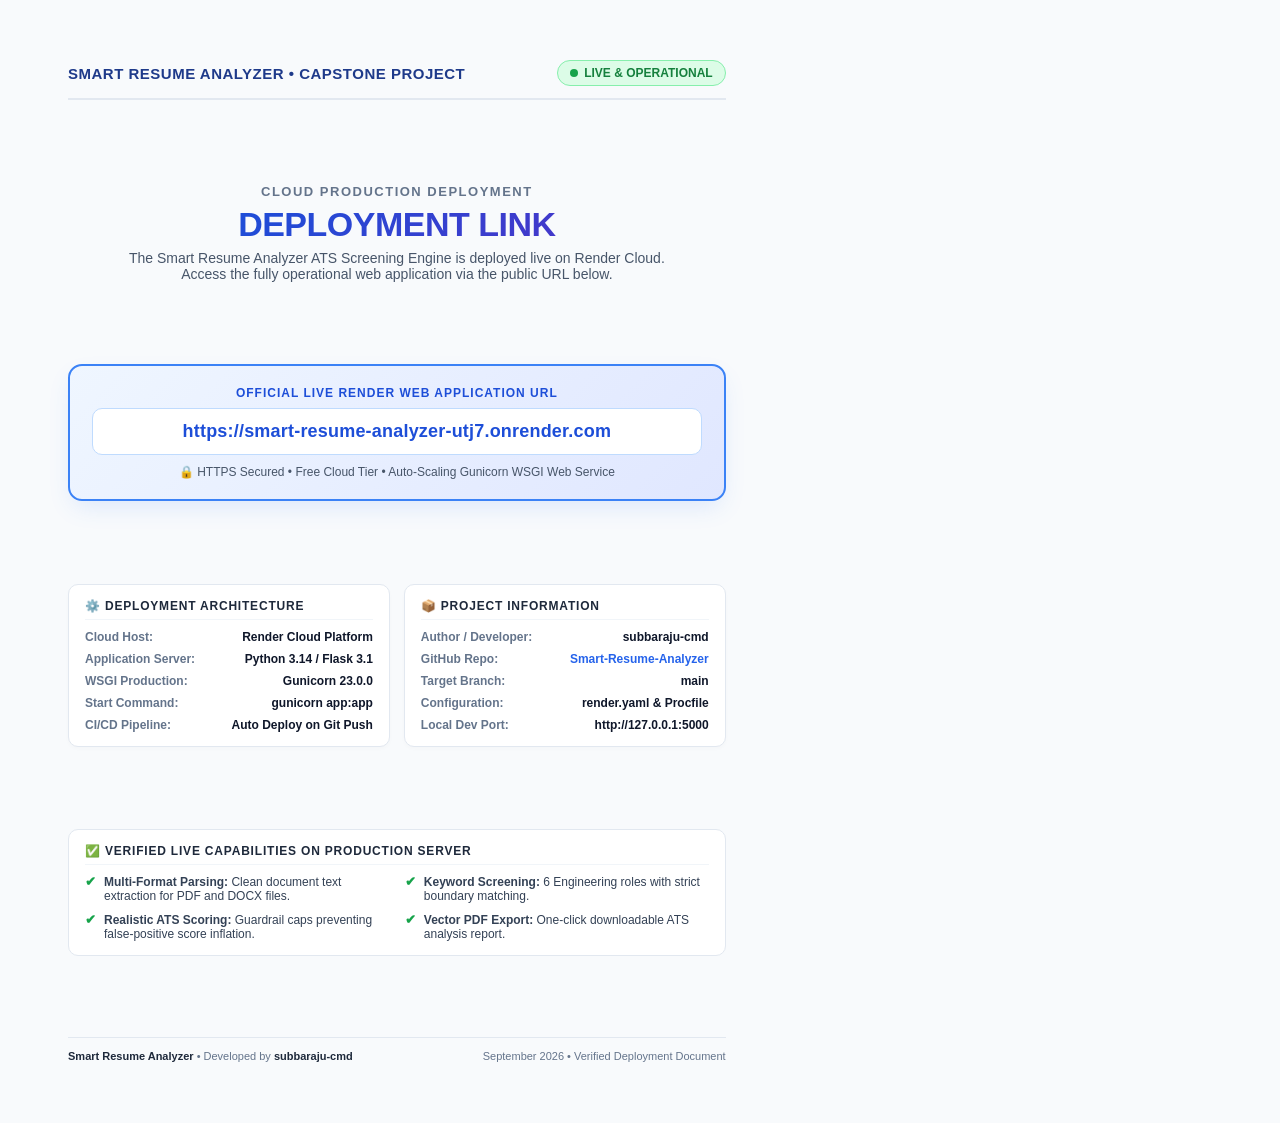
<file: docs/deployment_link.html>
<!DOCTYPE html>
<html lang="en">
<head>
  <meta charset="UTF-8">
  <title>Deployment Link - Smart Resume Analyzer</title>
  <style>
    @page {
      size: A4 portrait;
      margin: 0;
    }
    *, *::before, *::after {
      box-sizing: border-box;
      margin: 0;
      padding: 0;
    }
    body {
      font-family: -apple-system, BlinkMacSystemFont, "Segoe UI", Roboto, "Helvetica Neue", Arial, sans-serif;
      background-color: #f8fafc;
      color: #0f172a;
      width: 210mm;
      height: 297mm;
      max-height: 297mm;
      overflow: hidden;
      display: flex;
      flex-direction: column;
      justify-content: space-between;
      padding: 16mm 18mm;
      -webkit-print-color-adjust: exact;
      print-color-adjust: exact;
    }
    
    /* Top Header Bar */
    .top-bar {
      display: flex;
      justify-content: space-between;
      align-items: center;
      border-bottom: 2px solid #e2e8f0;
      padding-bottom: 12px;
    }
    .brand-title {
      font-size: 15px;
      font-weight: 700;
      color: #1e3a8a;
      letter-spacing: 0.5px;
      text-transform: uppercase;
    }
    .badge-live {
      display: inline-flex;
      align-items: center;
      gap: 6px;
      background: #dcfce7;
      color: #15803d;
      font-size: 12px;
      font-weight: 700;
      padding: 5px 12px;
      border-radius: 9999px;
      border: 1px solid #86efac;
    }
    .pulse-dot {
      width: 8px;
      height: 8px;
      background: #16a34a;
      border-radius: 50%;
    }

    /* Main Big Heading Section */
    .hero-section {
      text-align: center;
      margin: 18px 0 16px 0;
    }
    .project-subtitle {
      font-size: 13px;
      font-weight: 600;
      color: #64748b;
      text-transform: uppercase;
      letter-spacing: 1.5px;
      margin-bottom: 6px;
    }
    .big-heading {
      font-size: 34px;
      font-weight: 900;
      color: #0f172a;
      letter-spacing: -0.5px;
      line-height: 1.15;
      margin-bottom: 6px;
    }
    .big-heading span {
      background: linear-gradient(135deg, #1d4ed8, #4338ca);
      -webkit-background-clip: text;
      -webkit-text-fill-color: transparent;
    }
    .lead-text {
      font-size: 14px;
      color: #475569;
      max-width: 580px;
      margin: 0 auto;
    }

    /* Hero Link Card */
    .link-hero-card {
      background: linear-gradient(135deg, #eff6ff 0%, #e0e7ff 100%);
      border: 2px solid #3b82f6;
      border-radius: 14px;
      padding: 20px 22px;
      text-align: center;
      box-shadow: 0 10px 25px -5px rgba(59, 130, 246, 0.15);
      margin-bottom: 18px;
    }
    .link-label {
      font-size: 12px;
      font-weight: 700;
      text-transform: uppercase;
      letter-spacing: 1px;
      color: #1d4ed8;
      margin-bottom: 8px;
    }
    .link-url-box {
      background: #ffffff;
      border: 1.5px solid #bfdbfe;
      border-radius: 10px;
      padding: 12px 16px;
      display: inline-block;
      width: 100%;
      word-break: break-all;
    }
    .link-url-box a {
      font-size: 18px;
      font-weight: 800;
      color: #1d4ed8;
      text-decoration: none;
      letter-spacing: 0.2px;
    }
    .link-url-box a:hover {
      text-decoration: underline;
    }
    .link-subtext {
      margin-top: 10px;
      font-size: 12px;
      color: #475569;
      font-weight: 500;
    }

    /* Details Grid */
    .grid-2 {
      display: grid;
      grid-template-columns: 1fr 1fr;
      gap: 14px;
      margin-bottom: 16px;
    }
    .info-card {
      background: #ffffff;
      border: 1px solid #e2e8f0;
      border-radius: 10px;
      padding: 14px 16px;
      box-shadow: 0 2px 4px rgba(0, 0, 0, 0.02);
    }
    .card-title {
      font-size: 12px;
      font-weight: 700;
      text-transform: uppercase;
      letter-spacing: 0.8px;
      color: #1e293b;
      margin-bottom: 10px;
      display: flex;
      align-items: center;
      gap: 6px;
      border-bottom: 1px solid #f1f5f9;
      padding-bottom: 6px;
    }
    .meta-list {
      list-style: none;
      font-size: 12px;
      color: #334155;
      display: flex;
      flex-direction: column;
      gap: 8px;
    }
    .meta-list li {
      display: flex;
      justify-content: space-between;
      align-items: flex-start;
      gap: 10px;
    }
    .meta-key {
      font-weight: 600;
      color: #64748b;
      white-space: nowrap;
    }
    .meta-val {
      font-weight: 700;
      color: #0f172a;
      text-align: right;
      word-break: break-all;
    }
    .meta-val a {
      color: #2563eb;
      text-decoration: none;
    }

    /* Highlights Section */
    .features-card {
      background: #ffffff;
      border: 1px solid #e2e8f0;
      border-radius: 10px;
      padding: 14px 16px;
      margin-bottom: 16px;
    }
    .features-grid {
      display: grid;
      grid-template-columns: 1fr 1fr;
      gap: 10px 16px;
      font-size: 12px;
      color: #334155;
    }
    .feature-item {
      display: flex;
      align-items: flex-start;
      gap: 8px;
    }
    .check-icon {
      color: #16a34a;
      font-weight: 900;
      font-size: 13px;
      line-height: 1;
    }

    /* Footer */
    .footer {
      border-top: 1.5px solid #e2e8f0;
      padding-top: 12px;
      display: flex;
      justify-content: space-between;
      align-items: center;
      font-size: 11px;
      color: #64748b;
    }
    .footer-left strong {
      color: #1e293b;
    }
  </style>
</head>
<body>

  <!-- Top Header Bar -->
  <div class="top-bar">
    <div class="brand-title">Smart Resume Analyzer &bull; Capstone Project</div>
    <div class="badge-live">
      <span class="pulse-dot"></span>
      <span>LIVE &amp; OPERATIONAL</span>
    </div>
  </div>

  <!-- Hero Title Section -->
  <div class="hero-section">
    <div class="project-subtitle">Cloud Production Deployment</div>
    <h1 class="big-heading"><span>DEPLOYMENT LINK</span></h1>
    <p class="lead-text">
      The Smart Resume Analyzer ATS Screening Engine is deployed live on Render Cloud. Access the fully operational web application via the public URL below.
    </p>
  </div>

  <!-- Hero Link Card -->
  <div class="link-hero-card">
    <div class="link-label">Official Live Render Web Application URL</div>
    <div class="link-url-box">
      <a href="https://smart-resume-analyzer-utj7.onrender.com" target="_blank" rel="noopener noreferrer">
        https://smart-resume-analyzer-utj7.onrender.com
      </a>
    </div>
    <div class="link-subtext">
      🔒 HTTPS Secured &bull; Free Cloud Tier &bull; Auto-Scaling Gunicorn WSGI Web Service
    </div>
  </div>

  <!-- Details Grid -->
  <div class="grid-2">
    <!-- Deployment Specs -->
    <div class="info-card">
      <div class="card-title">
        <span>⚙️ Deployment Architecture</span>
      </div>
      <ul class="meta-list">
        <li>
          <span class="meta-key">Cloud Host:</span>
          <span class="meta-val">Render Cloud Platform</span>
        </li>
        <li>
          <span class="meta-key">Application Server:</span>
          <span class="meta-val">Python 3.14 / Flask 3.1</span>
        </li>
        <li>
          <span class="meta-key">WSGI Production:</span>
          <span class="meta-val">Gunicorn 23.0.0</span>
        </li>
        <li>
          <span class="meta-key">Start Command:</span>
          <span class="meta-val">gunicorn app:app</span>
        </li>
        <li>
          <span class="meta-key">CI/CD Pipeline:</span>
          <span class="meta-val">Auto Deploy on Git Push</span>
        </li>
      </ul>
    </div>

    <!-- Repository & Project Meta -->
    <div class="info-card">
      <div class="card-title">
        <span>📦 Project Information</span>
      </div>
      <ul class="meta-list">
        <li>
          <span class="meta-key">Author / Developer:</span>
          <span class="meta-val">subbaraju-cmd</span>
        </li>
        <li>
          <span class="meta-key">GitHub Repo:</span>
          <span class="meta-val"><a href="https://github.com/subbaraju-cmd/Smart-Resume-Analyzer" target="_blank">Smart-Resume-Analyzer</a></span>
        </li>
        <li>
          <span class="meta-key">Target Branch:</span>
          <span class="meta-val">main</span>
        </li>
        <li>
          <span class="meta-key">Configuration:</span>
          <span class="meta-val">render.yaml &amp; Procfile</span>
        </li>
        <li>
          <span class="meta-key">Local Dev Port:</span>
          <span class="meta-val">http://127.0.0.1:5000</span>
        </li>
      </ul>
    </div>
  </div>

  <!-- Verified Live Features -->
  <div class="features-card">
    <div class="card-title">
      <span>✅ Verified Live Capabilities on Production Server</span>
    </div>
    <div class="features-grid">
      <div class="feature-item">
        <span class="check-icon">&#10004;</span>
        <span><strong>Multi-Format Parsing:</strong> Clean document text extraction for PDF and DOCX files.</span>
      </div>
      <div class="feature-item">
        <span class="check-icon">&#10004;</span>
        <span><strong>Keyword Screening:</strong> 6 Engineering roles with strict boundary matching.</span>
      </div>
      <div class="feature-item">
        <span class="check-icon">&#10004;</span>
        <span><strong>Realistic ATS Scoring:</strong> Guardrail caps preventing false-positive score inflation.</span>
      </div>
      <div class="feature-item">
        <span class="check-icon">&#10004;</span>
        <span><strong>Vector PDF Export:</strong> One-click downloadable ATS analysis report.</span>
      </div>
    </div>
  </div>

  <!-- Footer -->
  <div class="footer">
    <div class="footer-left">
      <strong>Smart Resume Analyzer</strong> &bull; Developed by <strong>subbaraju-cmd</strong>
    </div>
    <div class="footer-right">
      September 2026 &bull; Verified Deployment Document
    </div>
  </div>

</body>
</html>
</file>
